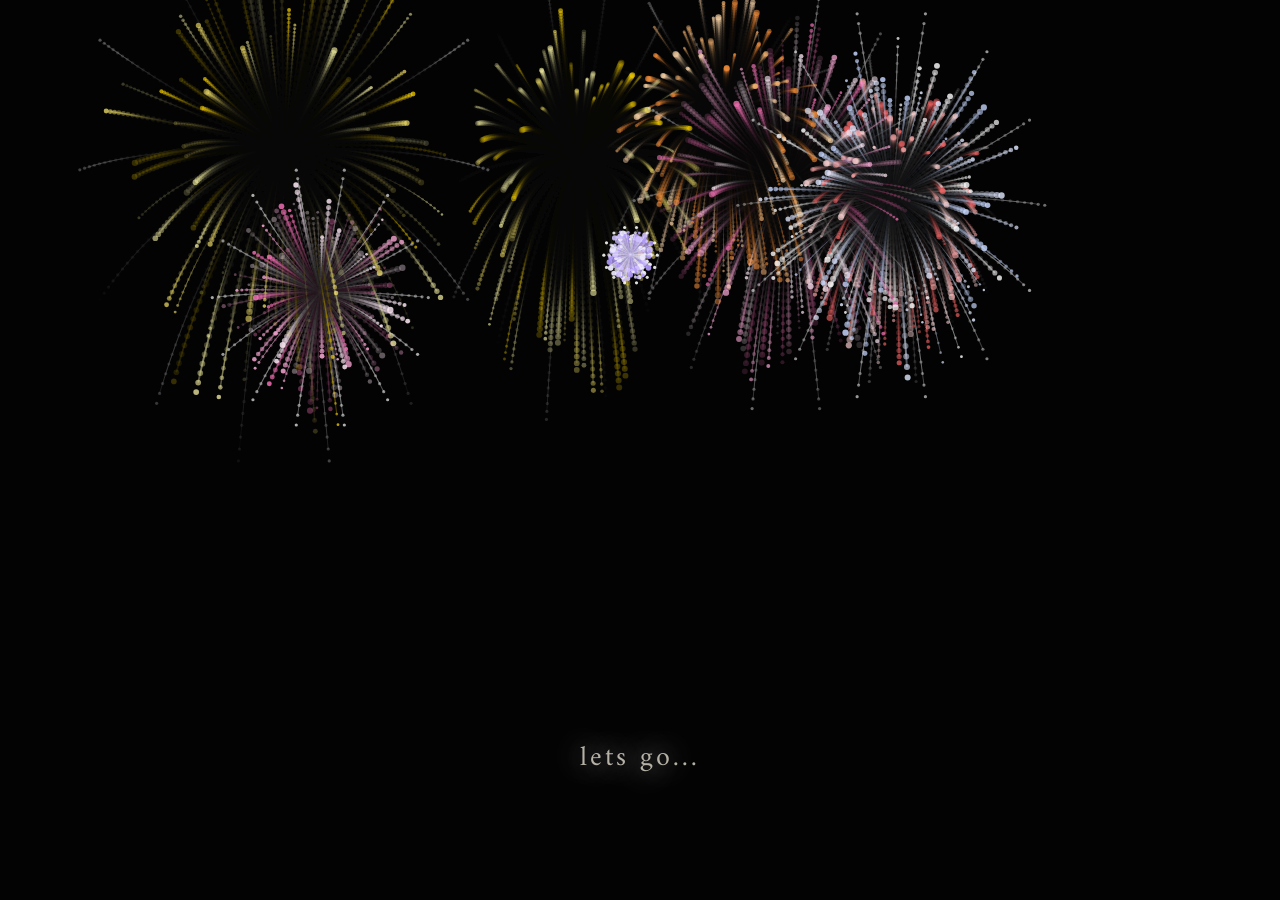
<file: index.html>
<!doctype html>
<html lang="en">
  <head>
    <meta charset="UTF-8" />
    <meta name="viewport" content="width=device-width, initial-scale=1.0" />
    <title>Wedding Invitation</title>
    <link rel="prefetch" href="main.html" />
    <link
      href="https://fonts.googleapis.com/css2?family=Great+Vibes&family=Cormorant+Garamond:ital,wght@0,300;0,400;0,600;1,300&family=Amiri:wght@400;700&display=swap"
      rel="stylesheet"
    />
    <style>
      * {
        margin: 0;
        padding: 0;
        box-sizing: border-box;
      }

      html,
      body {
        width: 100%;
        height: 100%;
        overflow: hidden;
        background: #908a90;
        padding: 0;

        padding: max(0px, env(safe-area-inset-top))
          max(0px, env(safe-area-inset-right))
          max(0px, env(safe-area-inset-bottom))
          max(0px, env(safe-area-inset-left));
      }

      #dust-c {
        position: fixed;
        inset: 0;
        z-index: 1;
        pointer-events: none;
      }

      #fw-scene {
        position: fixed;
        inset: 0;
        z-index: 2;
        background: radial-gradient(
          ellipse at 50% 55%,
          #0d0710 0%,
          #050305 100%
        );
        transition: opacity 1.6s ease;
      }

      #fw-scene.hide {
        opacity: 0;
        pointer-events: none;
      }

      #fw-c {
        position: absolute;
        width: 100%;
        height: 100%;
      }

      .fw-title {
        position: absolute;
        bottom: 13%;
        width: 100%;
        text-align: center;
        opacity: 0;
        animation: fwt 1.4s ease 1.8s forwards;
      }

      @keyframes fwt {
        to {
          opacity: 1;
        }
      }

      .fw-title span {
        font-family: "Amiri", serif;
        font-size: clamp(16px, 3.8vw, 28px);
        color: rgba(224, 219, 205, 0.8);
        letter-spacing: 3px;
        text-shadow: 0 0 28px rgba(220, 220, 220, 0.9);
      }

      /* ══ ENVELOPE SCENE ══ */
      #env-scene {
        position: fixed;
        inset: 0;
        z-index: 100;
        display: flex;
        flex-direction: column;
        align-items: center;
        justify-content: center;
        opacity: 0;
        pointer-events: none;
        transition: opacity 1.3s ease;
      }

      #env-scene.show {
        opacity: 1;
        pointer-events: all;
      }

      #env-scene.hide {
        opacity: 0;
        pointer-events: none;
      }

      .envelope {
        position: relative;
        width: clamp(290px, 80vw, 500px);
        height: clamp(195px, 45vw, 333px);
        margin-bottom: clamp(120px, 20vh, 220px);
        perspective: 800px;
        filter: drop-shadow(0 30px 65px rgba(0, 0, 0, 0.75))
          drop-shadow(0 6px 22px rgba(212, 175, 55, 0.12));
        transition: filter 0.35s ease;
        animation: ef 5s ease-in-out infinite;

      }
    

    @keyframes ef {

      0%,
      100% {
        transform: translateY(0);
      }

      50% {
        transform: translateY(-13px);
      }
    }

      .envelope:hover {
        filter: drop-shadow(0 36px 80px rgba(0, 0, 0, 0.8))
          drop-shadow(0 8px 32px rgba(212, 175, 55, 0.22));
      }

      .env-body {
        position: absolute;
        inset: 0;
        border-radius: 25px;
        background: linear-gradient(
          158deg,
          #f8eedd 0%,
          #eddfc0 38%,
          #e3ce9e 65%,
          #eedfc2 100%
        );
        border: 1px solid rgba(175, 135, 50, 0.38);
        box-shadow:
          inset 0 0 55px rgba(140, 105, 25, 0.1),
          inset 0 2px 10px rgba(255, 255, 255, 0.5),
          inset 0 -2px 10px rgba(110, 75, 5, 0.1);
        overflow: hidden;
      }

      .card {
        width: 100%;
        height: 100%;
        background: rgba(250, 244, 230, 0.13);
        backdrop-filter: blur(24px) saturate(1.5);
        -webkit-backdrop-filter: blur(24px) saturate(1.5);
        border-top: 1px solid rgba(212, 175, 55, 0.28);
        display: flex;
        flex-direction: column;
        align-items: center;
        justify-content: space-around;
        padding: clamp(8px, 2.5vw, 20px) clamp(10px, 3.5vw, 26px);
        gap: clamp(4px, 1vh, 9px);
        text-align: center;
        position: relative;
      }

      .card,
      .full-card {
        background: rgba(250, 244, 230, 0.9);
      }

      @supports (backdrop-filter: blur(20px)) {
        .card,
        .full-card {
          background: rgba(250, 244, 230, 0.13);
          backdrop-filter: blur(24px);
          -webkit-backdrop-filter: blur(24px);
        }
      }

      .content {
        opacity: 0;
        visibility: hidden;
        transform: translateY(100%);
      }

      .card::before {
        content: "";
        position: absolute;
        inset: 0;
        background: radial-gradient(
          ellipse at 50% 20%,
          rgba(212, 175, 55, 0.07) 0%,
          transparent 65%
        );
        pointer-events: none;
      }

      .card-bism {
        font-family: "Amiri", serif;
        font-size: clamp(13px, 2.8vw, 20px);
        color: #050305;
        text-shadow: 0 0 14px rgba(212, 175, 55, 0.5);
        direction: rtl;
        line-height: 1.4;
      }

      .card-aya {
        font-family: "Amiri", serif;
        font-size: clamp(9px, 1.8vw, 13px);
        color: #050305;
        line-height: 1.7;
        direction: rtl;
        max-width: 90%;
      }

      .card-lbl {
        font-family: "Cormorant Garamond", serif;
        font-size: clamp(8px, 1.5vw, 11px);
        letter-spacing: 5px;
        color: #050305;
        text-transform: uppercase;
      }

      .card-date {
        font-family: "Cormorant Garamond", serif;
        font-size: clamp(10px, 1.9vw, 14px);
        letter-spacing: 4px;
        color: #050305;
        font-weight: 300;
      }

      .card-names {
        font-family: "Great Vibes", cursive;
        font-size: clamp(20px, 4.5vw, 36px);
        color: #050305;
        text-shadow: 0 0 20px rgba(212, 175, 55, 0.45);
        line-height: 1;
      }

      .card-amp {
        color: #fff;
        text-shadow: 0 0 16px rgba(212, 175, 55, 0.8);
        animation: ampp 2.5s ease-in-out infinite;
      }

      @keyframes ampp {
        0%,
        100% {
          text-shadow: 0 0 16px rgba(212, 175, 55, 0.8);
        }

        50% {
          text-shadow:
            0 0 36px rgba(212, 175, 55, 1),
            0 0 70px rgba(255, 200, 60, 0.3);
        }
      }

      .env-flap {
        position: absolute;
        top: 0;
        left: 0;
        right: 0;
        height: 54%;
        transform-origin: top center;
        transform-style: preserve-3d;
        transition: transform 1.15s cubic-bezier(0.18, 0.85, 0.15, 1);
        z-index: 16;
      }

      .flap-front {
        position: absolute;
        inset: 0;
        overflow: hidden;
      }

      .flap-front::before {
        content: "";
        position: absolute;
        inset: 0;
        background: linear-gradient(
          172deg,
          #f3e3be 0%,
          #dec487 50%,
          #c8a455 100%
        );
        clip-path: polygon(0% 0%, 100% 0%, 50% 100%);
        border-top: 1.5px solid rgba(175, 138, 52, 0.48);
        box-shadow: inset 0 -10px 24px rgba(95, 60, 0, 0.12);
      }

      .envelope.open {
        animation: slideDown 1s ease forwards;
        transform: scale(clamp(1.15, 1.3vw, 1.35));
      }

      @keyframes slideDown {
        0% {
          transform: translateY(-100px) scale(1.2);
        }

        100% {
          transform: translateY(clamp(90px, -10vh, 180px)) scale(1);
        }
      }

      .envelope.open .env-flap {
        transform: rotateX(-179deg);
      }

      .envelope.open .content {
        visibility: visible;
        opacity: 1;
        animation: up 2s cubic-bezier(0.22, 1, 0.36, 1) forwards;
      }

      @keyframes up {
        0% {
          transform: translateY(100%);
          display: none;
        }

        20% {
          transform: translateY(50%);
          display: none;
        }
        35% {
          transform: translateY(25%);
          display: none;
        }
        50% {
          transform: translateY(5%);
        }

        65% {
          transform: translateY(-1%);
        }

        75% {
          transform: translateY(-3%);
        }

        100% {
          transform: translateY(-5%);
        }
      }

      .open-btn-wrap {
        position: absolute;
        top: 50%;
        left: 50%;
        transform: translate(-50%, -50%);
        z-index: 20;
        display: flex;
        align-items: center;
        justify-content: center;
      }

      .glow-ring {
        position: absolute;
        border-radius: 50%;
        border: 1px solid rgba(212, 175, 55, 0.35);
        animation: gring 3s ease-in-out infinite;
      }

      .glow-ring:nth-child(1) {
        width: 130%;
        height: 130%;
        animation-delay: 0s;
      }

      .glow-ring:nth-child(2) {
        width: 160%;
        height: 160%;
        animation-delay: 0.6s;
        border-color: rgba(212, 175, 55, 0.2);
      }

      @keyframes gring {
        0%,
        100% {
          opacity: 0.5;
          transform: scale(1);
        }

        50% {
          opacity: 1;
          transform: scale(1.04);
        }
      }

      .shake {
        animation: shake 0.35s;
      }

      @keyframes shake {
        0% {
          transform: translateX(0);
        }

        25% {
          transform: translateX(-2px);
        }

        50% {
          transform: translateX(2px);
        }

        75% {
          transform: translateX(-1px);
        }

        100% {
          transform: translateX(0);
        }
      }

      .open-btn {
        position: relative;
        z-index: 2;
        width: clamp(80px, 18vw, 120px);
        height: clamp(80px, 18vw, 120px);
        border-radius: 50%;
        border: none;
        cursor: pointer;
        background:
          radial-gradient(circle at 38% 28%, #fff8d0 0%, transparent 38%),
          conic-gradient(
            from 135deg,
            #b8820a,
            #f5d060,
            #d4a200,
            #f0c840,
            #b8820a 360deg
          );
        box-shadow:
          0 0 0 2px rgba(255, 230, 100, 0.6),
          0 0 0 4px rgba(180, 138, 20, 0.3),
          0 8px 32px rgba(0, 0, 0, 0.6),
          0 4px 16px rgba(180, 140, 10, 0.5),
          inset 0 2px 6px rgba(255, 255, 200, 0.5),
          inset 0 -3px 8px rgba(100, 65, 0, 0.35);
        animation: btn-idle 2.8s ease-in-out infinite;
        transition:
          transform 0.2s ease,
          box-shadow 0.2s ease;
        display: flex;
        flex-direction: column;
        align-items: center;
        justify-content: center;
        gap: 3px;
        overflow: hidden;
        transition: opacity 0.3s;
      }

      .open-btn::before {
        content: "";
        position: absolute;
        top: -20%;
        left: -55%;
        width: 35%;
        height: 140%;
        background: rgba(255, 255, 255, 0.28);
        transform: skewX(-18deg);
        opacity: 1;
        filter: brightness(2);
        animation: btn-shine 3.2s ease-in-out infinite;
      }

      @keyframes btn-shine {
        0%,
        100% {
          left: -55%;
          opacity: 0.7;
        }

        45% {
          left: 135%;
          opacity: 0.9;
        }

        50%,
        100% {
          left: 135%;
          opacity: 0;
        }
      }

      /* edge bevel ring */
      .open-btn::after {
        content: "";
        position: absolute;
        inset: 4px;
        border-radius: 50%;
        border: 1px solid rgba(255, 235, 120, 0.45);
        pointer-events: none;
      }

      @keyframes btn-idle {
        0%,
        100% {
          box-shadow:
            0 0 0 2px rgba(255, 230, 100, 0.6),
            0 0 0 4px rgba(180, 138, 20, 0.3),
            0 8px 32px rgba(0, 0, 0, 0.6),
            0 4px 16px rgba(180, 140, 10, 0.5),
            inset 0 2px 6px rgba(255, 255, 200, 0.5),
            inset 0 -3px 8px rgba(100, 65, 0, 0.35);
          transform: scale(1);
        }

        50% {
          box-shadow:
            0 0 0 2px rgba(255, 230, 100, 0.9),
            0 0 0 8px rgba(180, 138, 20, 0.18),
            0 10px 44px rgba(0, 0, 0, 0.65),
            0 6px 28px rgba(212, 175, 10, 0.65),
            inset 0 2px 6px rgba(255, 255, 200, 0.55),
            inset 0 -3px 8px rgba(100, 65, 0, 0.35);
          transform: scale(1.035);
        }
      }

      .open-btn:hover {
        transform: scale(1.09);
        animation: none;
        box-shadow:
          0 0 0 3px rgba(255, 235, 120, 0.95),
          0 0 0 8px rgba(212, 175, 30, 0.22),
          0 12px 50px rgba(0, 0, 0, 0.7),
          0 6px 32px rgba(212, 175, 10, 0.8),
          inset 0 2px 6px rgba(255, 255, 200, 0.6),
          inset 0 -3px 8px rgba(100, 65, 0, 0.35);
      }

      .open-btn:active {
        transform: scale(0.96);
      }

      .btn-label {
        font-family: "Cormorant Garamond", serif;
        font-size: clamp(13px, 3vw, 18px);
        letter-spacing: 3px;
        color: #3a1e00;
        font-weight: 900;
        text-shadow: 0 1px 2px rgba(255, 240, 160, 0.7);
        position: relative;
        z-index: 1;
        line-height: 1;
      }

      .open-btn.opening {
        animation: sealBreak 0.8s cubic-bezier(0.2, 0.8, 0.2, 1) forwards;
      }

      @keyframes sealBreak {
        0% {
          transform: scale(1);
          opacity: 1;
        }

        20% {
          transform: scale(0.9) rotate(8deg);
        }

        45% {
          transform: scale(1.08) rotate(-10deg);
        }

        100% {
          transform: translateY(-40px) scale(0.3) rotate(180deg);
          opacity: 0;
          filter: blur(4px);
        }
      }

      .env-label-top {
        font-family: "Cormorant Garamond", serif;
        font-style: italic;
        font-size: 18px;
        color: rgb(0, 0, 0);
        letter-spacing: 3px;
        margin-bottom: 6px;
      }

      .tap-hint {
        margin-top: 7px;
        font-family: "Cormorant Garamond", serif;
        font-size: 16px;
        color: rgba(239, 181, 5, 0.38);
        letter-spacing: 5px;
        text-transform: uppercase;
        animation: hb 2.8s ease-in-out infinite;
        text-align: center;
      }

      @keyframes hb {
        0%,
        100% {
          opacity: 0.75;
        }

        50% {
          opacity: 1.2;
        }
      }

      #card-scene {
        position: fixed;
        inset: 0;
        z-index: 300;
        display: flex;
        align-items: center;
        justify-content: center;
        background: rgba(7, 5, 7, 0);
        pointer-events: none;
        transition: background 1.1s ease;
      }

      #card-scene.show {
        background: rgba(7, 5, 7, 0.91);
        pointer-events: all;
      }

      .full-card {
        margin-top: 25px;
        position: relative;
        width: min(460px, 88vw);
        max-height: 90vh;
        overflow-y: auto;
        border-radius: 6px;
        background: rgba(250, 244, 230, 0.1);
        backdrop-filter: blur(30px) saturate(1.6);
        -webkit-backdrop-filter: blur(30px) saturate(1.6);
        border: 1px solid rgba(212, 175, 55, 0.28);
        box-shadow:
          0 0 100px rgba(0, 0, 0, 0.65),
          0 0 50px rgba(212, 175, 55, 0.07);
        padding: clamp(28px, 6vw, 52px) clamp(22px, 5vw, 44px);
        text-align: center;
        display: flex;
        flex-direction: column;
        align-items: center;
        gap: clamp(10px, 2.5vh, 20px);
        transform: scale(0.8) translateY(50px);
        opacity: 0;
        transition:
          transform 1s cubic-bezier(0.18, 0.8, 0.28, 1),
          opacity 1s ease;
      }

      #card-scene.show .full-card {
        transform: scale(1) translateY(-50px);
        opacity: 1;
      }

      .fc-bism {
        font-family: "Amiri", serif;
        font-size: clamp(20px, 4.5vw, 34px);
        color: #d4af37;
        text-shadow: 0 0 26px rgba(212, 175, 55, 0.6);
        direction: rtl;
        line-height: 1.5;
      }

      .fc-div {
        width: 180px;
        height: 1px;
        background: linear-gradient(
          90deg,
          transparent,
          rgba(212, 175, 55, 0.65),
          transparent
        );
      }

      .fc-div-sm {
        width: 70px;
        height: 1px;
        background: linear-gradient(
          90deg,
          transparent,
          rgba(212, 175, 55, 0.38),
          transparent
        );
      }

      .fc-aya {
        font-family: "Amiri", serif;
        font-size: clamp(13px, 2.5vw, 18px);
        color: rgba(212, 175, 55, 0.85);
        line-height: 1.95;
        direction: rtl;
        max-width: 93%;
      }

      .fc-orn {
        color: rgba(212, 175, 55, 0.45);
        font-size: clamp(12px, 2vw, 16px);
        letter-spacing: 9px;
      }

      .fc-wi {
        font-family: "Cormorant Garamond", serif;
        font-size: clamp(10px, 1.8vw, 13px);
        letter-spacing: 7px;
        color: rgba(212, 175, 55, 0.5);
        text-transform: uppercase;
      }

      .fc-date {
        font-family: "Cormorant Garamond", serif;
        font-size: clamp(14px, 2.8vw, 21px);
        letter-spacing: 5px;
        color: rgba(240, 220, 170, 0.9);
        font-weight: 300;
      }

      .fc-names {
        font-family: "Great Vibes", cursive;
        font-size: clamp(34px, 8vw, 62px);
        color: #fff;
        line-height: 1;
        text-shadow: 0 0 30px rgba(212, 175, 55, 0.42);
      }

      .fc-amp {
        color: #d4af37;
        text-shadow: 0 0 20px rgba(212, 175, 55, 0.9);
        animation: ampp 2.5s ease-in-out infinite;
      }

      .fc-btn {
        margin-top: 6px;
        background: conic-gradient(
          from 130deg,
          #b8820a,
          #f0cc50,
          #d4a200,
          #f0c840,
          #b8820a 360deg
        );
        border: none;
        border-radius: 50px;
        padding: 14px 50px;
        font-family: "Cormorant Garamond", serif;
        font-size: clamp(12px, 2.4vw, 16px);
        letter-spacing: 4px;
        color: #3a1f00;
        font-weight: 600;
        cursor: pointer;
        box-shadow:
          0 4px 24px rgba(180, 140, 10, 0.55),
          0 0 0 1px rgba(255, 220, 80, 0.5),
          inset 0 2px 4px rgba(255, 255, 180, 0.5);
        transition:
          transform 0.3s,
          opacity 0.3s;
        position: relative;
        overflow: hidden;
      }

      .fc-btn::before {
        content: "";
        position: absolute;
        inset: 0;
        background: linear-gradient(
          180deg,
          rgba(255, 255, 200, 0.28) 0%,
          transparent 55%
        );
        border-radius: 50px;
      }

      .fc-btn:hover {
        transform: scale(1.06);
        box-shadow:
          0 6px 38px rgba(200, 160, 20, 0.75),
          0 0 0 2px rgba(255, 220, 80, 0.9),
          inset 0 2px 4px rgba(255, 255, 180, 0.5);
      }
    </style>
  </head>

  <body>
    <canvas id="dust-c"></canvas>

    <!-- ══ FIREWORKS ══ -->
    <div id="fw-scene">
      <canvas id="fw-c"></canvas>
      <div class="fw-title"><span>lets go...</span></div>
    </div>

    <!-- ══ ENVELOPE ══ -->
    <div id="env-scene">
      <div class="envelope" id="envelope">
        <div class="env-body"></div>

        <div class="card">
          <div class="content">
            <div class="card-bism">بسم الله الرحمن الرحيم</div>
            <br />
            <div class="card-aya">
              ﴿وَمِنْ آيَاتِهِ أَنْ خَلَقَ لَكُم مِّنْ أَنفُسِكُمْ أَزْوَاجًا
              لِّتَسْكُنُوا إِلَيْهَا وَجَعَلَ بَيْنَكُم مَّوَدَّةً وَرَحْمَةً﴾
            </div>
            <br />
            <div class="card-lbl">Wedding Invitation</div>
            <br />
            <div class="card-date">4 · August · 2026</div>
            <br />
            <div class="card-names">
              Mohamed <span class="card-amp">&amp;</span> Asmaa
            </div>
          </div>
        </div>

        <div class="env-flap" id="env-flap">
          <div class="flap-front"></div>
        </div>

        <div class="open-btn-wrap" id="open-btn-wrap">
          <div class="glow-ring"></div>
          <div class="glow-ring"></div>
          <button class="open-btn" id="open-btn" onclick="openEnvelope()">
            <span class="btn-label">Open</span>
          </button>
        </div>
      </div>

      <div class="env-label">
        <div class="env-label-top">Wedding Invitation</div>
        <div class="tap-hint">tap to open</div>
      </div>
    </div>

    <div id="card-scene">
      <div class="full-card">
        <div class="fc-bism">بسم الله الرحمن الرحيم</div>
        <div class="fc-div"></div>
        <div class="fc-aya">
          ﴿وَمِنْ آيَاتِهِ أَنْ خَلَقَ لَكُم مِّنْ أَنفُسِكُمْ أَزْوَاجًا
          لِّتَسْكُنُوا إِلَيْهَا وَجَعَلَ بَيْنَكُم مَّوَدَّةً وَرَحْمَةً﴾
        </div>
        <div class="fc-div-sm"></div>
        <div class="fc-wi">Wedding Invitation</div>
        <div class="fc-div-sm"></div>
        <div class="fc-date">4 · August · 2026</div>
        <div class="fc-div-sm"></div>
        <div class="fc-names">
          Mohamed <span class="fc-amp">&amp;</span> Asmaa
        </div>
        <div class="fc-div"></div>
        <button class="fc-btn" onclick="goToMain()">
          View Full Invitation
        </button>
      </div>
    </div>

    <script>
      window.addEventListener("load", async () => {
        try {
          await fetch("main.html", {
            cache: "force-cache",
          });
        } catch (e) {}
      });
      const dc = document.getElementById("dust-c");
      const dctx = dc.getContext("2d");
      function szD() {
        dc.width = innerWidth;
        dc.height = innerHeight;
      }
      szD();
      window.addEventListener("resize", szD);
      const dust = Array.from({ length: 65 }, () => ({
        x: Math.random() * innerWidth,
        y: Math.random() * innerHeight,
        r: 0.4 + Math.random() * 1.3,
        speed: 0.1 + Math.random() * 0.24,
        opacity: 0.06 + Math.random() * 0.28,
        drift: (Math.random() - 0.5) * 0.2,
      }));
      let dustRunning = true;

      function dd() {
        if (!dustRunning) {
          dctx.clearRect(0, 0, dc.width, dc.height);
          return;
        }

        dctx.clearRect(0, 0, dc.width, dc.height);

        dust.forEach((p) => {
          dctx.beginPath();
          dctx.arc(p.x, p.y, p.r, 0, Math.PI * 2);
          dctx.fillStyle = `rgba(212,175,100,${p.opacity})`;
          dctx.fill();

          p.y -= p.speed;
          p.x += p.drift;

          if (p.y < -4) {
            p.y = dc.height + 4;
            p.x = Math.random() * dc.width;
          }
        });

        requestAnimationFrame(dd);
      }

      dd();

      const fc = document.getElementById("fw-c");
      const fx = fc.getContext("2d");
      fc.width = innerWidth;
      fc.height = innerHeight;
      window.addEventListener("resize", () => {
        fc.width = innerWidth;
        fc.height = innerHeight;
      });

      const PALETTES = [
        ["#ffd700", "#ffec6e", "#fffaaa"],
        ["#ff6b6b", "#ffaaaa", "#ffd4d4"],
        ["#b39dfa", "#cfc0fd", "#edeafe"],
        ["#34d399", "#6ee7b7", "#d1fae5"],
        ["#fb923c", "#fdba74", "#fed7aa"],
        ["#f472b6", "#f9a8d4", "#fce7f3"],
        ["#e0e8ff", "#c8d8ff", "#ffffff"],
      ];

      let fwPs = [];
      let fwOn = true;

      function shell(x, y, pal) {
        const n = 65 + Math.floor(Math.random() * 45);
        const spd = 3.2 + Math.random() * 4.2;
        for (let i = 0; i < n; i++) {
          const a = (i / n) * Math.PI * 2;
          const v = spd * (0.65 + Math.random() * 0.7);
          fwPs.push({
            x,
            y,
            vx: Math.cos(a) * v,
            vy: Math.sin(a) * v,
            alpha: 1,
            life: 0,
            maxLife: 55 + Math.random() * 55,
            color: pal[Math.floor(Math.random() * pal.length)],
            r: 1.2 + Math.random() * 2,
            tail: [],
            twink: Math.random() > 0.45,
          });
        }
        for (let i = 0; i < 14; i++) {
          const a = (i / 14) * Math.PI * 2;
          fwPs.push({
            x,
            y,
            vx: Math.cos(a) * spd * 1.5,
            vy: Math.sin(a) * spd * 1.5,
            alpha: 1,
            life: 0,
            maxLife: 28 + Math.random() * 18,
            color: "#fff",
            r: 1.6,
            tail: [],
            twink: false,
          });
        }
      }

      let lastL = 0,
        launches = 0;
      function fwAnim(ts) {
        if (!fwOn) return;
        requestAnimationFrame(fwAnim);
        fx.fillStyle = "rgba(7,5,7,0.21)";
        fx.fillRect(0, 0, fc.width, fc.height);
        if (ts - lastL > 370 && launches < 8) {
          lastL = ts;
          launches++;
          const pal = PALETTES[Math.floor(Math.random() * PALETTES.length)];
          shell(
            fc.width * (0.16 + Math.random() * 0.68),
            fc.height * (0.08 + Math.random() * 0.48),
            pal,
          );
          if (Math.random() > 0.5)
            setTimeout(
              () =>
                shell(
                  fc.width * (0.2 + Math.random() * 0.6),
                  fc.height * (0.1 + Math.random() * 0.42),
                  PALETTES[Math.floor(Math.random() * PALETTES.length)],
                ),
              190,
            );
        }
        fwPs.forEach((p) => {
          p.tail.push({ x: p.x, y: p.y });
          if (p.tail.length > 7) p.tail.shift();
          p.x += p.vx;
          p.y += p.vy;
          p.vy += 0.058;
          p.vx *= 0.97;
          p.life++;
          p.alpha = Math.max(0, 1 - p.life / p.maxLife);
          if (p.twink) p.alpha *= 0.6 + 0.4 * Math.sin(p.life * 0.42);
          for (let t = 1; t < p.tail.length; t++) {
            fx.beginPath();
            fx.strokeStyle = p.color;
            fx.globalAlpha = (t / p.tail.length) * p.alpha * 0.55;
            fx.lineWidth = p.r * 0.65;
            fx.moveTo(p.tail[t - 1].x, p.tail[t - 1].y);
            fx.lineTo(p.tail[t].x, p.tail[t].y);
            fx.stroke();
          }
          fx.beginPath();
          fx.arc(p.x, p.y, p.r, 0, Math.PI * 2);
          fx.fillStyle = p.color;
          fx.globalAlpha = p.alpha;
          fx.fill();
          fx.globalAlpha = 1;
        });
        fwPs = fwPs.filter((p) => p.alpha > 0.01);
      }
      requestAnimationFrame(fwAnim);

      setTimeout(() => {
        fwOn = false;
        fc.remove();
        dc.remove();
        document.getElementById("fw-scene").classList.add("hide");
        document.getElementById("env-scene").classList.add("show");
      }, 5800);

      /* ── OPEN ENVELOPE ── */
      let opened = false;
      function openEnvelope() {
        if (!localStorage.getItem("firstVisitRedirect")) {
          window.autoRedirect = setTimeout(() => {
            localStorage.setItem("firstVisitRedirect", "done");
            goToMain();
          }, 30000);
        }
        if (opened) return;
        opened = true;
        const btn = document.getElementById("open-btn");
        const wrap = document.getElementById("open-btn-wrap");
        btn.disabled = true;

        const envelope = document.getElementById("envelope");
        envelope.classList.add("shake");
        btn.classList.add("opening");
        btn.style.transform = "scale(1.18)";
        setTimeout(() => {
          btn.style.transform = "scale(0)";
        }, 150);
        setTimeout(() => {
          wrap.style.display = "none";
        }, 800);

        // open flap after short delay
        setTimeout(() => {
          document.getElementById("envelope").classList.add("open");
        }, 800);

        // hold 3 s then show full card
        setTimeout(() => {
          document.getElementById("card-scene").classList.add("show");
        }, 3200);
      }

      function goToMain() {
        document.body.style.transition = "opacity .9s ease";
        document.body.style.opacity = "0";
        setTimeout(() => {
          window.location.href = "main.html";
        }, 900);
      }
    </script>
  </body>
</html>
</file>
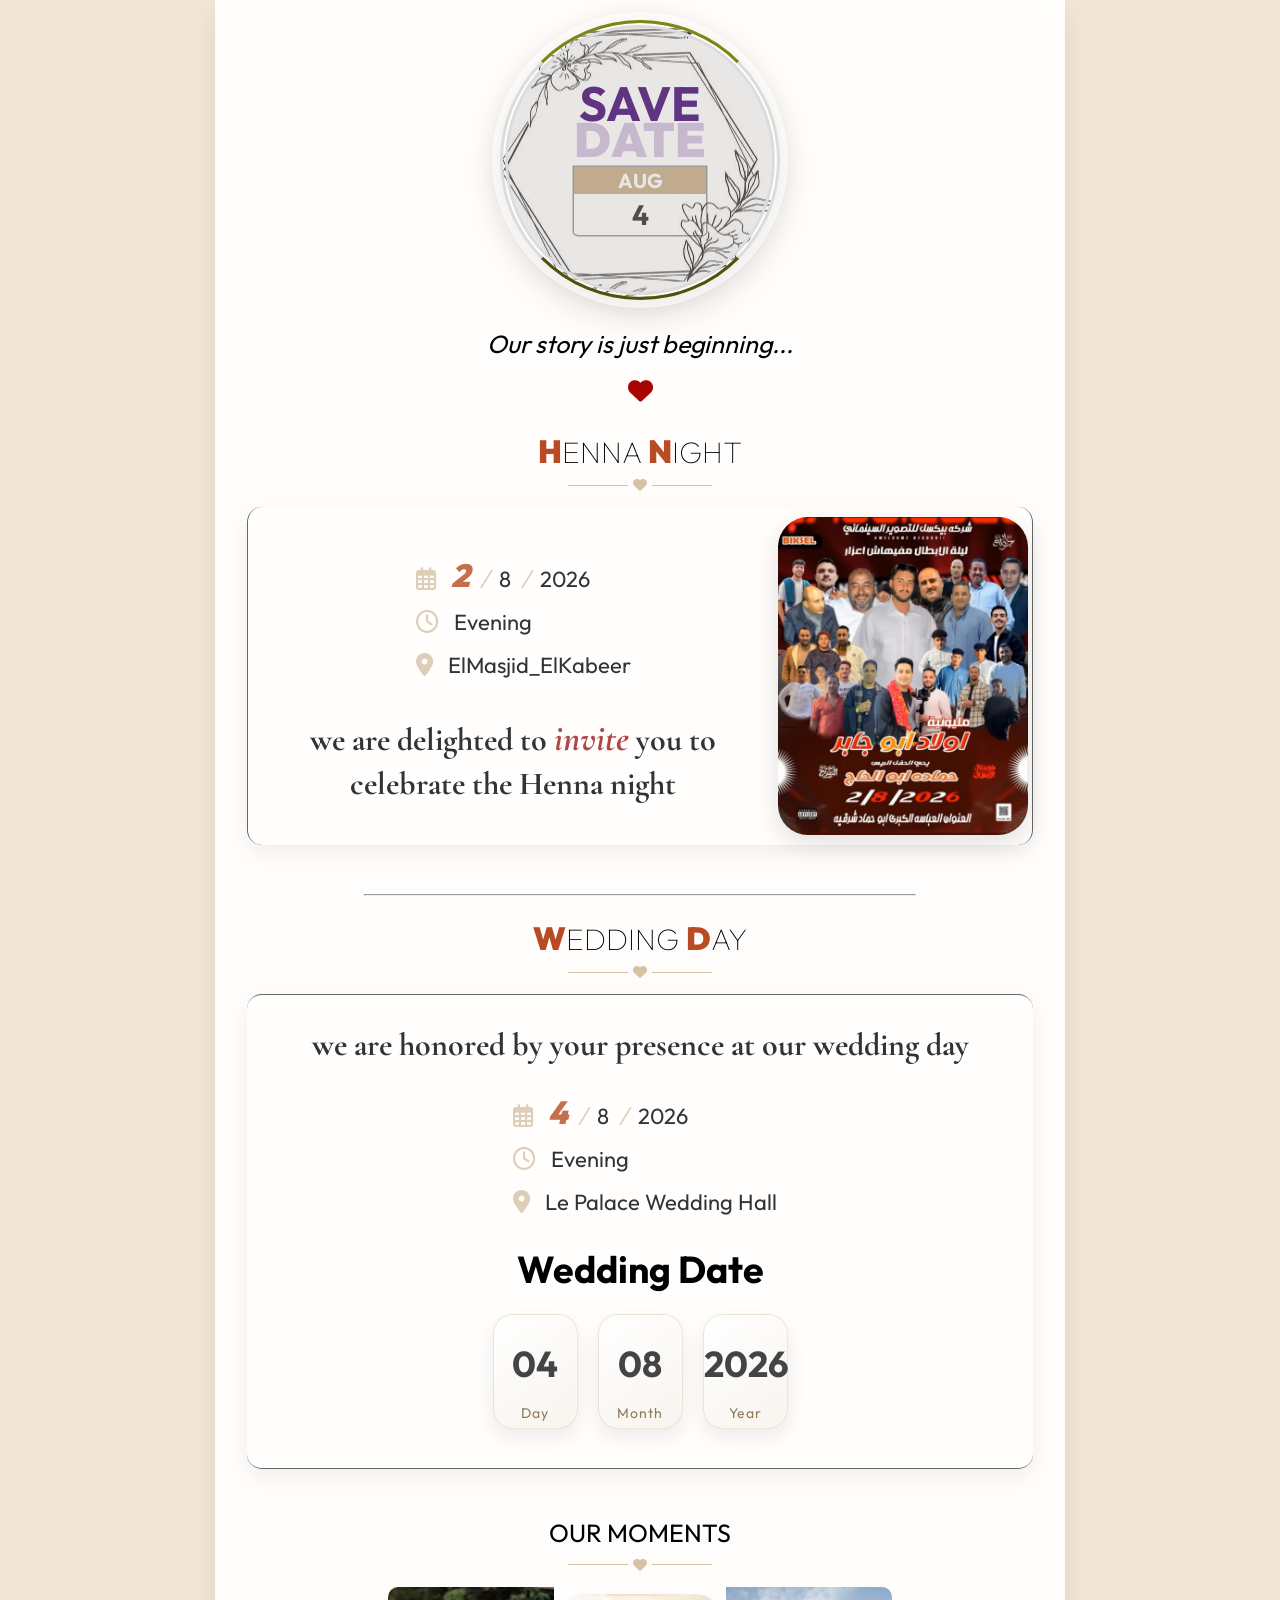
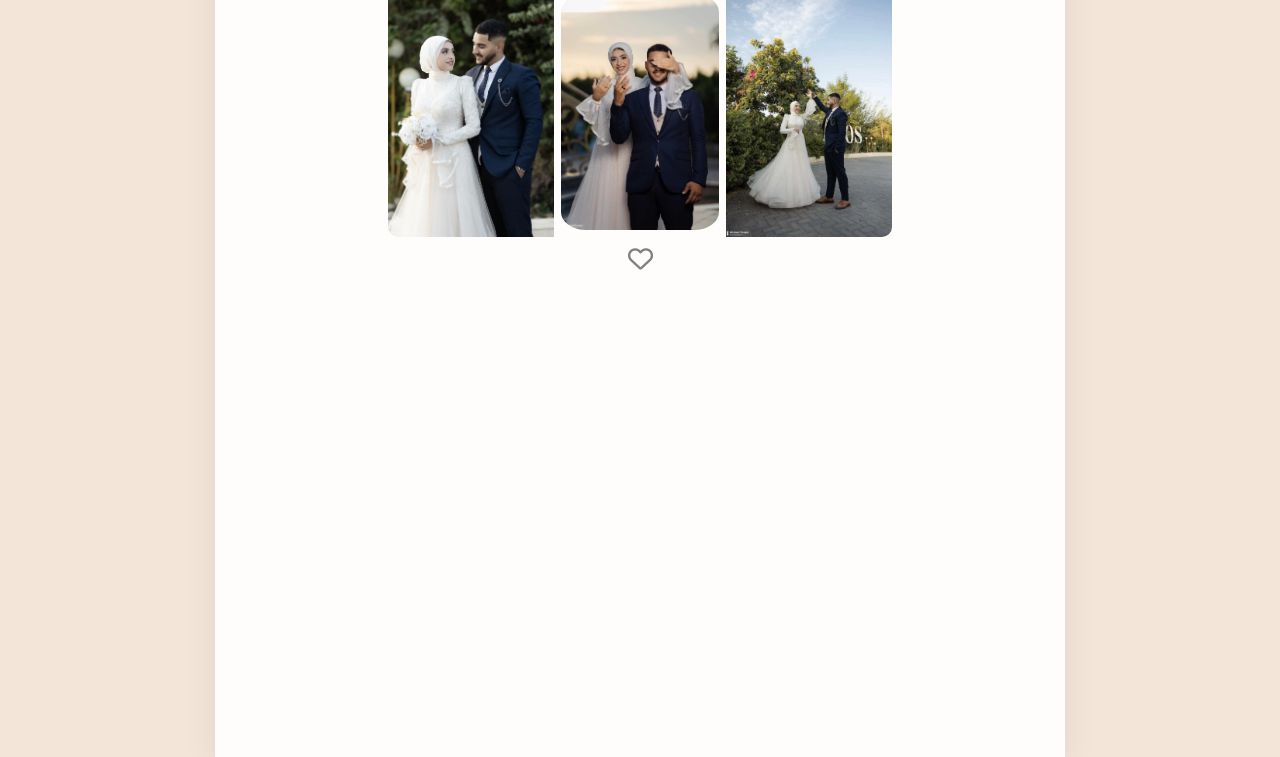
<file: main.html>
<!doctype html>
<html lang="en">
  <head>
    <meta charset="UTF-8" />
    <meta name="viewport" content="width=device-width, initial-scale=1.0" />
    <title>Wedding_Invitation</title>
    <meta name="description" content="welcome for you in wedding party" />
    <link rel="stylesheet" href="CSS/widding.css" />
    <link rel="stylesheet" href="CSS/display.css" />
    <link rel="stylesheet" href="CSS/normalize.css" />
    <link
      href="https://fonts.googleapis.com/css2
    ?family=Outfit:wgh@100..900&family=Young+Serif&display=swap"
      rel="stylesheet"
    />
    <link rel="preconnect" href="https://fonts.googleapis.com" />
    <link rel="preconnect" href="https://fonts.gstatic.com" crossorigin />

    <link
      href="https://fonts.googleapis.com/css2?family=Cormorant+Garamond:wght@300;400;500;600;700&family=Great+Vibes&display=swap"
      rel="stylesheet"
    />
    <link
      rel="stylesheet"
      href="https://cdnjs.cloudflare.com/ajax/libs/font-awesome/6.5.2/css/all.min.css"
    />
  </head>

  <body>
    <div class="container">
      <section class="hidden">
        <div class="p1">
          <div class="content">
            <h1>SAVE<br /><strong>DATE</strong></h1>
            <div class="calender">
              <span class="month">AUG</span>
              <span class="day">4</span>
            </div>
          </div>
        </div>
      </section>

      <section class="hidden">
        <div class="text1 hidden">
          <p>Our story is just beginning...</p>
          <i class="fa-solid fa-heart"></i>
        </div>
      </section>

      <section class="hidden">
        <div class="HANNA">
          <p class="title"><strong>H</strong>ENNA <strong>N</strong>IGHT</p>
          <div class="divider">
            <span></span>
            <i class="fa-solid fa-heart"></i>
            <span></span>
          </div>
        </div>
        <div class="HANNA_content">
          <div class="details">
            <div class="first">
              <i class="fa-regular fa-calendar-days"></i>
              <span><b>2</b><i>/</i>8<i>/</i>2026</span>
              <br />
              <i class="fa-regular fa-clock"></i>
              <span>Evening</span>
              <br />
              <div class="location-box">
                <i class="fa-solid fa-location-dot location-icon"></i>
                <span>ElMasjid_ElKabeer</span>
              </div>
            </div>
            <div class="invite">
              <p>
                we are delighted to <b>invite</b> you to celebrate the Henna
                night
              </p>
            </div>
          </div>

          <img class="p2" src="photo/Hanna.jpg" alt="Family_photo" />
        </div>
      </section>

      <section class="hidden">
        <br />
        <hr />
      </section>

      <section class="hidden">
        <div class="WEDDING">
          <p class="title"><strong>W</strong>EDDING <strong>D</strong>AY</p>
          <div class="divider">
            <span></span>
            <i class="fa-solid fa-heart"></i>
            <span></span>
          </div>
        </div>
      </section>

      <section class="hidden">
        <div class="WEDDING_content">
          <div class="invite">
            <p>we are honored by your presence at our wedding day</p>
          </div>
          <div class="details">
            <i class="fa-regular fa-calendar-days"></i>
            <span><b>4</b><i>/</i>8<i>/</i>2026</span>
            <br />
            <i class="fa-regular fa-clock"></i>
            <span>Evening</span>
            <br />
            <div class="location-box2">
              <i class="fa-solid fa-location-dot location-icon2"></i>
              <span>Le Palace Wedding Hall</span>
            </div>
          </div>
          <section class="hidden">
            <div class="countdown-box">
              <h2 id="title">Wedding Count</h2>

              <div class="countdown" id="countdown">
                <div class="time-card">
                  <span id="days">00</span>
                  <p>Days</p>
                </div>

                <div class="time-card">
                  <span id="hours">00</span>
                  <p>Hours</p>
                </div>

                <div class="time-card">
                  <span id="minutes">00</span>
                  <p>Minutes</p>
                </div>

                <div class="time-card">
                  <span id="seconds">00</span>
                  <p>Seconds</p>
                </div>
              </div>

              <div class="countdown" id="date-box" style="display: none">
                <div class="time-card">
                  <span id="d-day"></span>
                  <p>Day</p>
                </div>

                <div class="time-card">
                  <span id="d-month"></span>
                  <p>Month</p>
                </div>

                <div class="time-card">
                  <span id="d-year"></span>
                  <p>Year</p>
                </div>
              </div>
              <h4 id="special-message"></h4>
            </div>
          </section>
        </div>
      </section>

      <section class="hidden">
        <div class="story">
          <p>OUR MOMENTS</p>
          <div class="divider">
            <span></span>
            <i class="fa-solid fa-heart"></i>
            <span></span>
          </div>
          <div class="moment">
            <img
              class="photo"
              src="photo/History_1.jpg"
              alt="Family_photo"
              loading="lazy"
            />
            <img
              class="photo"
              src="photo/history_2.jpg"
              alt="Family_photo"
              loading="lazy"
            />
            <img
              class="photo"
              src="photo/History_3.jpg"
              alt="Family_photo"
              loading="lazy"
            />
          </div>

          <i class="fa-regular fa-heart heart-icon"></i>
        </div>
      </section>

      <section class="hidden">
        <div class="message">
          <p class="title">LEAVE A MESSAGE</p>

          <div class="divider">
            <span></span>
            <i class="fa-solid fa-heart"></i>
            <span></span>
          </div>

          <form class="message-form">
            <div class="name-box">
              <i class="fa-regular fa-user"></i>
              <input
                type="text"
                placeholder="Your Name"
                id="username"
                minlength="2"
                required
              />
            </div>

            <div class="comment-box">
              <i class="fa-regular fa-comment"></i>
              <textarea
                id="user-message"
                placeholder="Write your wishes here..."
                maxlength="500"
              ></textarea>
            </div>

            <button type="submit" class="submit-btn">
              <span class="btn-text">Send Comment</span>
            </button>
          </form>
        </div>
      </section>

      <section class="hidden" style="display: none">
        <div class="footer">
          <span>DEV by ABDELSALAM</span>
          <i
            class="fa-brands fa-whatsapp"
            id="whatsapp-icon"
            aria-label="Whatsapp"
          ></i>
        </div>
      </section>
    </div>

    <script src="main.js"></script>
  </body>
</html>
</file>
<file: CSS/widding.css>
* {
  box-sizing: border-box;
}

html {
  scroll-behavior: smooth;
}

ul {
  list-style: none;
}

body {
  font-family: 'Outfit', sans-serif;
  background-color: #f3e6d8;
  overflow-x: hidden;
}

.hidden {
  opacity: 0;
  transform: translateY(30px);
  transition: all 1s ease;
}

.show {
  opacity: 1;
  transform: translateY(0);
}

.p1 {
  inset: -150;
  width: 280px;
  height: 280px;
  margin: auto;
  background-image: url("../photo/background.jpg");
  background-size: auto;
  background-position: center;
  background-repeat: repeat;
  border-radius: 50%;
  border: 8px double gainsboro;
  overflow: visible;
  box-shadow:
    0 0 0 8px rgba(255, 255, 255, 0.6),
    0 12px 35px rgba(0, 0, 0, .15),
    0 0 25px rgba(214, 194, 165, 0.4);
  display: flex;
  justify-content: center;
  align-items: center;
  position: relative;
  transition: all 0.4s ease;
  animation: fadeScale 1.5s ease;
  
}




@keyframes fadeScale {
  from {
    opacity: 0;
    transform: scale(1.25);
  }

  to {
    opacity: 1;
    transform: scale(1);
  }
}


.p1::before {
  content: "";
  position: absolute;
  inset: 0;
  background: rgba(168, 156, 156, 0.25);
  border-radius: 50%;

}

.p1::after {
  content: "";
  position: absolute;
  inset: -8px;
  border-radius: 50%;
  border: 3px solid transparent;
    border-top-color: #7e8512;
    border-bottom-color: #4e5307;
  animation: rotateBorder 1.75s ease-in-out 1;
}

@keyframes rotateBorder {
  from{
    transform: rotate(0deg);
    border: 10px dotted;

  }

  to {
    transform: rotate(360deg);

  }
}

.content {
  text-align: center;
  justify-content: center;
  background: bottom;
}


.content strong {
  color: rgba(72, 17, 119, 0.25);
}

.content h1 {
  color: rgb(72, 17, 119);
  margin: auto auto 10px;
  padding-top: 10px;
  font-size: xxx-large;
}

.calender {
  box-shadow: 0 0 0 1.5px rgba(0, 0, 0, 0.4);
  border-bottom-left-radius: 4%;
  border-bottom-right-radius: 4%;
}

.month {
  display: block;
  background: #c9b08a;
  color: white;
  padding: 6px;
  font-size: 20px;
  font-weight: bold;

}

.day {
  display: block;
  color: #333;
  margin: 10px auto;
  font-size: 28px;
  font-weight: bold;
  padding-bottom: 10px;

}

.text1 {
  text-align: center;
  margin-top: 5px;
  margin-bottom: 0px;
  font-style: italic;
  padding: 5px 0;
}

.text1 i {
  color: rgb(167, 4, 4);
  margin-top: 0px;

  display: inline-block;
  animation: heartbeat 2s infinite;
}

@keyframes heartbeat {
  0% {
    transform: scale(1);
  }

  20% {
    transform: scale(1.3);
  }

  40% {
    transform: scale(1.1);
  }

  60% {
    transform: scale(1.3);
  }

  100% {
    transform: scale(1);
  }
}


.title {
  font-size: larger;
  font-weight: lighter;
  text-align: center;
  margin-bottom: 0;
}

.title strong {
  font-weight: 900;
  color: #b84b24;
  font-size: x-large;
  height: 1.2;
}

.divider {
  display: flex;
  align-items: center;
  justify-content: center;
  gap: 5px;
  margin: 15px 0;
}

.divider span {
  width: 60px;
  height: 1.5px;
  background: #d6c2a5;
}

.divider i {
  color: #d6c2a5;
  font-size: 14px;
}

.HANNA_content {
  display: flex;
  position: relative;
  justify-content: space-around;

}

.HANNA_content::before {
  content: "";
  position: absolute;
  inset: 0;
  background: rgba(255, 255, 255, 0.2);
  border: 1px solid rgba(0, 0, 0, .6);
  box-shadow: 0px 8px 20px rgba(0, 0, 0, .06);
  border-radius: 15px;
  border-bottom: none;
  border-top: none;
}

.details {
  padding-top: 3%;
}

.p2 {
  width: 40%;
  max-width: 250px;
  border-radius: 30PX;
  margin: 10px 5px 10px auto;
  position: relative;
  inset: 0;
  transform: scale(1);
  box-shadow: 0 8px 25px rgba(0, 0, 0, .12);
}




.details span {
  font-size: large;
}

.details b {
  color: #b84b24;
  font-weight: 900;
  font-size: xx-large;
  font-style: italic;
}

.details i {
  margin: 10px;
  font-size: 23px;
  color: #d6c2a5;

}

.invite p {
  margin: 10px 15px 5px;
  line-height: 1.3;
  font-weight: bold;
  text-align: center;
  font-family: 'cormorant garamond';
}


.invite b {
  color: rgb(154, 25, 25);
  font-size: 23px;
}



.location-icon,
.location-icon2 {
  cursor: pointer;
  transition: .3s;
}

.location-icon:hover,
.location-icon:focus,
.location-icon2:hover,
.location-icon2:focus {
  color: #e63946;
  transform: scale(1.3);
  filter: drop-shadow(0 0 10px #e63946);
}



.location-icon,
.location-icon2 {
  animation: mapPulse 2s infinite;
}

.location-opened {
  animation: none;
}

@keyframes mapPulse {

  0%,
  100% {
    transform: scale(1);
  }

  50% {
    transform: scale(1.1);
    color: red;
  }
}




hr {
  height: 1px;
  width: 70%;
  background: linear-gradient(to right,
      transparent,
      #d6c2a5,
      transparent);
  margin: 30px auto;
}

.WEDDING_content {
  display: flex;
  position: relative;
  align-items: center;
  flex-direction: column;
}

.WEDDING_content::before {
  content: "";
  position: absolute;
  inset: 0;
  border-radius: 15px;
  background: rgba(255, 255, 255, 0.2);
  border: 1px solid rgba(0, 0, 0, .6);
  box-shadow: 0px 8px 20px rgba(0, 0, 0, .06);
  border-radius: 15px;
  border-left: none;
  border-right: none;
}

.countdown-box {
  text-align: center;
}

.countdown {
  display: flex;
  justify-content: center;
  gap: 2.1vw;
  flex-wrap: wrap;
  margin: auto;
}

.time-card {
  width: 85px;
  height: 115px;
  min-height: 110px;
  background: linear-gradient(145deg,
      #ffffff,
      #f8f4ef);
  border-radius: 20px;
  box-shadow: 0 8px 20px rgba(0, 0, 0, .08),
    inset 0 1px 2px rgba(255, 255, 255, 0.9);
  align-items: center;
  padding-top: 35px;
  border: 1px, solid, rgba(214, 194, 165, 0.4);
  transition: all 0.3s ease;
}

.time-card:hover {
  transform: translateY(-5px);
  box-shadow: 0 15px 30px rgba(0, 0, 0, .12);
}

.time-card span {
  font-size: 36px;
  font-weight: 700;
  color: #444;
}

.time-card p {
  color: #8f7a5a;
  font-size: 14px;
  margin-top: 30px;
  letter-spacing: 1px;
}

#date-box {
  justify-content: center;
  gap: 20px;
  flex-wrap: wrap;
}

#special-message {
  font-family: cursive;
  margin: auto;
  color: #b89c74;
  font-size: 35px;
  text-align: center;
  justify-content: center;
  padding: 20px;
}

.story {
  display: flex;
  position: relative;
  flex-direction: column;
  margin: 30px auto 20px;
  justify-content: center;
  align-items: center;
}

.story p {
  margin-bottom: 0px;
}


.story::before {
  content: "";
  position: absolute;
  background: rgba(255, 255, 255, 0.2);
  border: 1px solid rgba(0, 0, 0, .6);
  box-shadow: 0px 8px 20px rgba(0, 0, 0, .06);
  border-radius: 15px;
  border-top: none;
}

.moment {
  display: flex;
  justify-content: center;
  height: 250px;
  gap: 7px;
  overflow: hidden;
  max-width: 100%;
}

.moment img {
  cursor: pointer;

  filter: grayscale(35%);
  transition: all .4s ease;

}

.moment img:nth-child(2) {
  filter: grayscale(10%);
  border-radius: 25px;
  padding: 7px 0px;

}


.moment :hover {
  transform: scale(1.08);
  filter: grayscale(0%);
  box-shadow: 0px 10px 25px rgba(0, 0, 0, .15);
}





.heart-icon {
  cursor: pointer;
  transition: .3s;
  color: gray;
  animation: pulse 2s infinite;
  margin: 10px auto;
}



.heart-icon.liked {
  color: red;
  animation: none;
}

@keyframes pulse {
  100% {
    transform: scale(1);
  }

  0% {
    transform: scale(1.2);
  }
}

.message {
  width: 90%;
  margin: 40px auto;
  padding: 30px 20px;

  background: rgba(255, 255, 255, .6);

  border-radius: 25px;

  box-shadow: 0 8px 25px rgba(0, 0, 0, .08);

  text-align: center;
}

.message .title {
  font-size: larger;
  font-weight: lighter;
  text-align: center;
  margin-bottom: 0;
}

.message-form {
  display: flex;
  flex-direction: column;
  gap: 20px;
}

.name-box,
.comment-box {
  position: relative;
}

.name-box i,
.comment-box i {
  position: absolute;
  top: 50%;
  left: 20px;

  transform: translateY(-50%);

  color: #b84b24;
  font-size: 20px;
}

.name-box input,
.comment-box textarea {

  width: 100%;

  padding: 18px 20px 18px 55px;

  border: 1px solid #d6c2a5;

  border-radius: 18px;

  outline: none;

  font-size: 18px;

  background: #fff;
}


.message button {
  position: relative;

  width: fit-content;

  margin: auto;

  padding: 15px 35px;

  border: 2px solid transparent;
  border-top-color: #4e5307;
  border-bottom-color: #4e5307;
  border-radius: 50px;

  background: #b84b24;

  color: white;

  font-size: 18px;

  cursor: pointer;

  transition: .3s;
}

.message button:hover {
  transform: translateY(-3px);

  box-shadow: 0 8px 20px rgba(184, 75, 36, .3);
}

.submit-btn {
  position: relative;
  padding: 12px 25px;
  border: 2px solid #000;
  background: transparent;
  cursor: pointer;
  overflow: hidden;
}



.footer {
  display: flex;
  background: linear-gradient(135deg,
      #ffffff,
      #f8f4ef);
  margin: 30px auto 10px;
  padding: 15px 20px;
  justify-content: center;
  align-items: center;
  gap: 15px;
  border-radius: 15px;
  box-shadow: 0 8px 20px rgba(0, 0, 0, .08);
  border: 1px solid rgba(214, 194, 165, 0.4);
  background-color: black;
}

.footer span {
  color: #8f7a5a;
  font-size: 14px;
  letter-spacing: 1px;
}

.footer #whatsapp-icon {
  font-size: 20px;
  color: #25D366;
  cursor: pointer;
  transition: 0.3s;
}

#whatsapp-icon:hover {
  transform: scale(1.2) rotate(8deg);
  color: #128C7E;
}
</file>
<file: CSS/display.css>
html[dir="rtl"] {
    direction: rtl;
}

html[dir="ltr"] {
    direction: ltr;
}
.container {
    max-width: 850px;
    background-color: rgba(255, 255, 255, 0.92);
    backdrop-filter: blur(8px);
    box-shadow: 0 8px 30px rgba(0, 0, 0, 0.08);
    overflow: hidden;
    margin: 0px auto;
    padding: 20px 2.5vw 5px 2.5vw;
}

@media (max-width: 550px) {
    .container {
        width: 92vw;
    }
    
    
}

@media (min-width: 551px) {
     .container {
        width: 80vw;
        font-size: 22px;
    }
    .invite b{
      font-size: 32px;
    }
    .title strong{
        font-size: 28px;
    }
    .HANNA_content .details .first{
        padding-top:5%;
        padding-left: 10%;

    }
    .invite{
        font-size: 28px;
        font-weight: 900;
        padding-top: 20px;
    }
    .moment{
        border-radius: 10px;
    }
    .details span{
        font-size: 22px;
    }
    
}

@media (min-width: 1200px) {
    .container {
        width: 70vw;
        font-size: 25px;
    }
    .invite b{
      font-size: 36px;
    }
    .title strong{
        font-size: 32px;
    }
    .HANNA_content .details .first{
        padding-left: 30%;
    }
    .invite{
        font-size: 32px;
        font-weight: 900;
        padding-top: 20px;
    }
    .moment{
        border-radius: 10px;
    }
}
</file>
